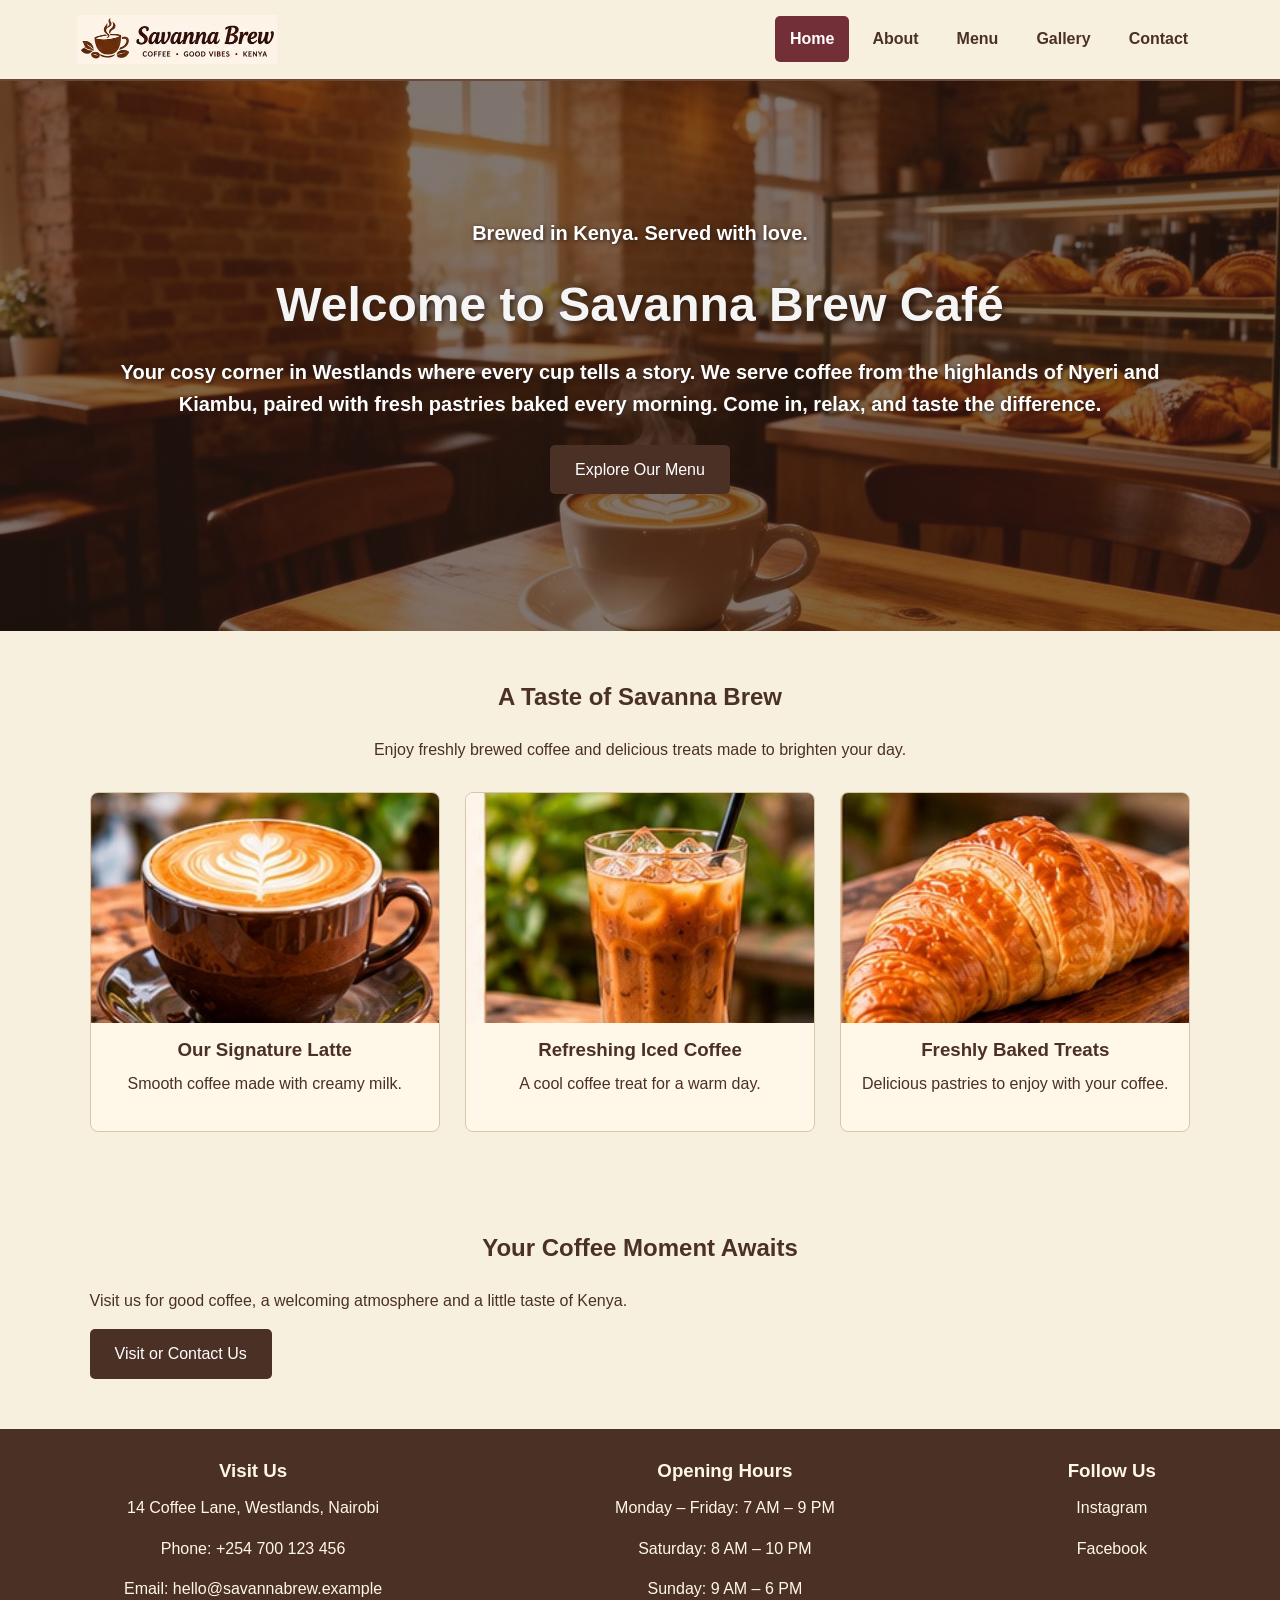
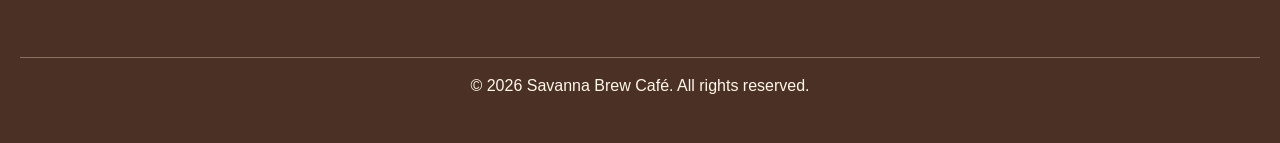
<file: index.html>
<!DOCTYPE html>
<html lang="en">
<head>
    <meta charset="UTF-8">
    <meta name="viewport" content="width=device-width, initial-scale=1.0">
    <title>Home | Savanna Brew Café</title>
    <link rel="stylesheet" href="css/style.css">
</head>
<body>

    <!-- Header and Navigation -->
    <header class="site-header">
        <a href="index.html" class="logo">
            <img src="savanna-brew-logo.png"
                 alt="Savanna Brew Café logo">
        </a>

        <nav class="main-nav">
            <a href="index.html" class="active">Home</a>
            <a href="about.html">About</a>
            <a href="menu.html">Menu</a>
            <a href="gallery.html">Gallery</a>
            <a href="contact.html">Contact</a>
        </nav>
    </header>

    <!-- Home Hero Section -->
    <main>
        <section class="hero">
            <div class="hero-content">
                <p class="tagline">Brewed in Kenya. Served with love.</p>

                <h1>Welcome to Savanna Brew Café</h1>

                <p>
                    Your cosy corner in Westlands where every cup tells a
                    story. We serve coffee from the highlands of Nyeri and
                    Kiambu, paired with fresh pastries baked every morning.
                    Come in, relax, and taste the difference.
                </p>

                <a href="menu.html" class="btn">Explore Our Menu</a>
            </div>
        </section>

        <!-- Featured Items -->
        <section class="featured-section">
            <div class="section-heading">
                <h2>A Taste of Savanna Brew</h2>
                <p>
                    Enjoy freshly brewed coffee and delicious treats
                    made to brighten your day.
                </p>
            </div>

            <div class="featured-grid">

                <article class="featured-card">
                    <img src="latte.jpg"
                         alt="A freshly prepared latte">
                    <h3>Our Signature Latte</h3>
                    <p>Smooth coffee made with creamy milk.</p>
                </article>

                <article class="featured-card">
                    <img src="iced-coffee.jpg"
                         alt="Refreshing iced coffee">
                    <h3>Refreshing Iced Coffee</h3>
                    <p>A cool coffee treat for a warm day.</p>
                </article>

                <article class="featured-card">
                    <img src="croissant.jpg"
                         alt="Freshly baked croissant">
                    <h3>Freshly Baked Treats</h3>
                    <p>Delicious pastries to enjoy with your coffee.</p>
                </article>

            </div>
        </section>

        <!-- Contact Call to Action -->
        <section class="home-cta">
            <h2>Your Coffee Moment Awaits</h2>
            <p>
                Visit us for good coffee, a welcoming atmosphere
                and a little taste of Kenya.
            </p>
            <a href="contact.html" class="btn">Visit or Contact Us</a>
        </section>
    </main>

    <!-- Footer -->
    <footer class="site-footer">
        <div class="footer-container">

            <div class="footer-column">
                <h3>Visit Us</h3>
                <p>14 Coffee Lane, Westlands, Nairobi</p>
                <p>Phone: +254 700 123 456</p>
                <p>Email: hello@savannabrew.example</p>
            </div>

            <div class="footer-column">
                <h3>Opening Hours</h3>
                <p>Monday – Friday: 7 AM – 9 PM</p>
                <p>Saturday: 8 AM – 10 PM</p>
                <p>Sunday: 9 AM – 6 PM</p>
            </div>

            <div class="footer-column">
                <h3>Follow Us</h3>
                <p>
                    <a href="https://www.instagram.com/"
                       target="_blank" rel="noopener noreferrer">
                        Instagram
                    </a>
                </p>
                <p>
                    <a href="https://www.facebook.com/"
                       target="_blank" rel="noopener noreferrer">
                        Facebook
                    </a>
                </p>
            </div>

        </div>

        <p class="copyright">
            &copy; 2026 Savanna Brew Café. All rights reserved.
        </p>
    </footer>

</body>
</html>
</file>
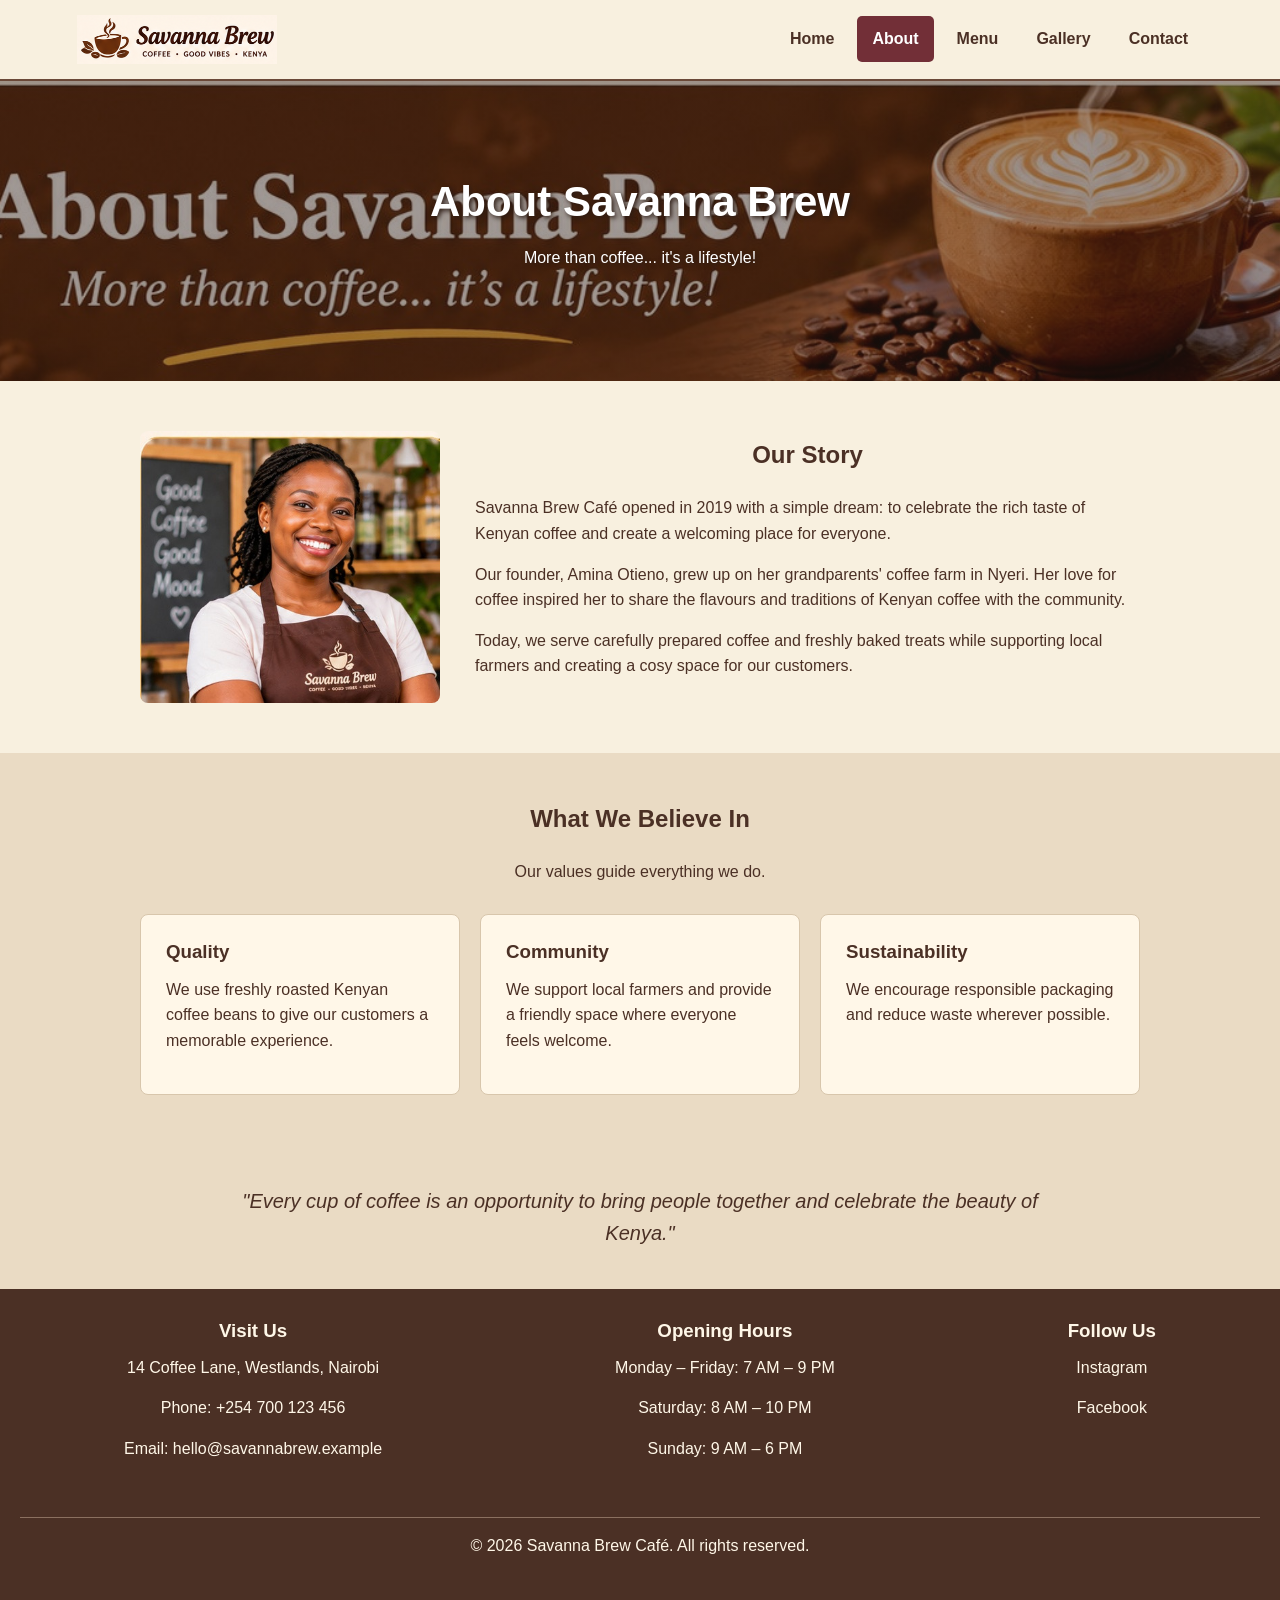
<file: about.html>
<!DOCTYPE html>
<html lang="en">
<head>
    <meta charset="UTF-8">
    <meta name="viewport" content="width=device-width, initial-scale=1.0">
    <title>About Us | Savanna Brew Café</title>
    <link rel="stylesheet" href="css/style.css">
</head>
<body>

    <!-- Header and Navigation -->
    <header class="site-header">
        <a href="index.html" class="logo">
            <img src="savanna-brew-logo.png"
                 alt="Savanna Brew Café logo">
        </a>

        <nav class="main-nav">
            <a href="index.html">Home</a>
            <a href="about.html" class="active">About</a>
            <a href="menu.html">Menu</a>
            <a href="gallery.html">Gallery</a>
            <a href="contact.html">Contact</a>
        </nav>
    </header>

    <main>
        <!-- About Banner -->
        <section class="page-banner about-banner">
            <div class="banner-content">
                <h1>About Savanna Brew</h1>
                <p>More than coffee... it's a lifestyle!</p>
            </div>
        </section>

        <!-- Our Story -->
        <section class="about-section">
            <div class="about-container">

                <img src="founder-portrait.jpg"
                     alt="Founder of Savanna Brew Café">

                <div class="about-content">
                    <h2>Our Story</h2>

                    <p>
                        Savanna Brew Café opened in 2019 with a simple
                        dream: to celebrate the rich taste of Kenyan
                        coffee and create a welcoming place for everyone.
                    </p>

                    <p>
                        Our founder, Amina Otieno, grew up on her
                        grandparents' coffee farm in Nyeri. Her love for
                        coffee inspired her to share the flavours and
                        traditions of Kenyan coffee with the community.
                    </p>

                    <p>
                        Today, we serve carefully prepared coffee and
                        freshly baked treats while supporting local
                        farmers and creating a cosy space for our customers.
                    </p>
                </div>

            </div>
        </section>

        <!-- Our Values -->
        <section class="values-section">
            <div class="section-heading">
                <h2>What We Believe In</h2>
                <p>Our values guide everything we do.</p>
            </div>

            <div class="values-grid">

                <article class="value-card">
                    <h3>Quality</h3>
                    <p>
                        We use freshly roasted Kenyan coffee beans
                        to give our customers a memorable experience.
                    </p>
                </article>

                <article class="value-card">
                    <h3>Community</h3>
                    <p>
                        We support local farmers and provide a
                        friendly space where everyone feels welcome.
                    </p>
                </article>

                <article class="value-card">
                    <h3>Sustainability</h3>
                    <p>
                        We encourage responsible packaging and
                        reduce waste wherever possible.
                    </p>
                </article>

            </div>
        </section>

        <!-- Founder Quote -->
        <section class="owner-quote">
            <blockquote>
                "Every cup of coffee is an opportunity to bring
                people together and celebrate the beauty of Kenya."
            </blockquote>
        </section>
    </main>

    <!-- Footer -->
    <footer class="site-footer">
        <div class="footer-container">

            <div class="footer-column">
                <h3>Visit Us</h3>
                <p>14 Coffee Lane, Westlands, Nairobi</p>
                <p>Phone: +254 700 123 456</p>
                <p>Email: hello@savannabrew.example</p>
            </div>

            <div class="footer-column">
                <h3>Opening Hours</h3>
                <p>Monday – Friday: 7 AM – 9 PM</p>
                <p>Saturday: 8 AM – 10 PM</p>
                <p>Sunday: 9 AM – 6 PM</p>
            </div>

            <div class="footer-column">
                <h3>Follow Us</h3>
                <p>
                    <a href="https://www.instagram.com/"
                       target="_blank" rel="noopener noreferrer">
                        Instagram
                    </a>
                </p>
                <p>
                    <a href="https://www.facebook.com/"
                       target="_blank" rel="noopener noreferrer">
                        Facebook
                    </a>
                </p>
            </div>

        </div>

        <p class="copyright">
            &copy; 2026 Savanna Brew Café. All rights reserved.
        </p>
    </footer>

</body>
</html>
</file>
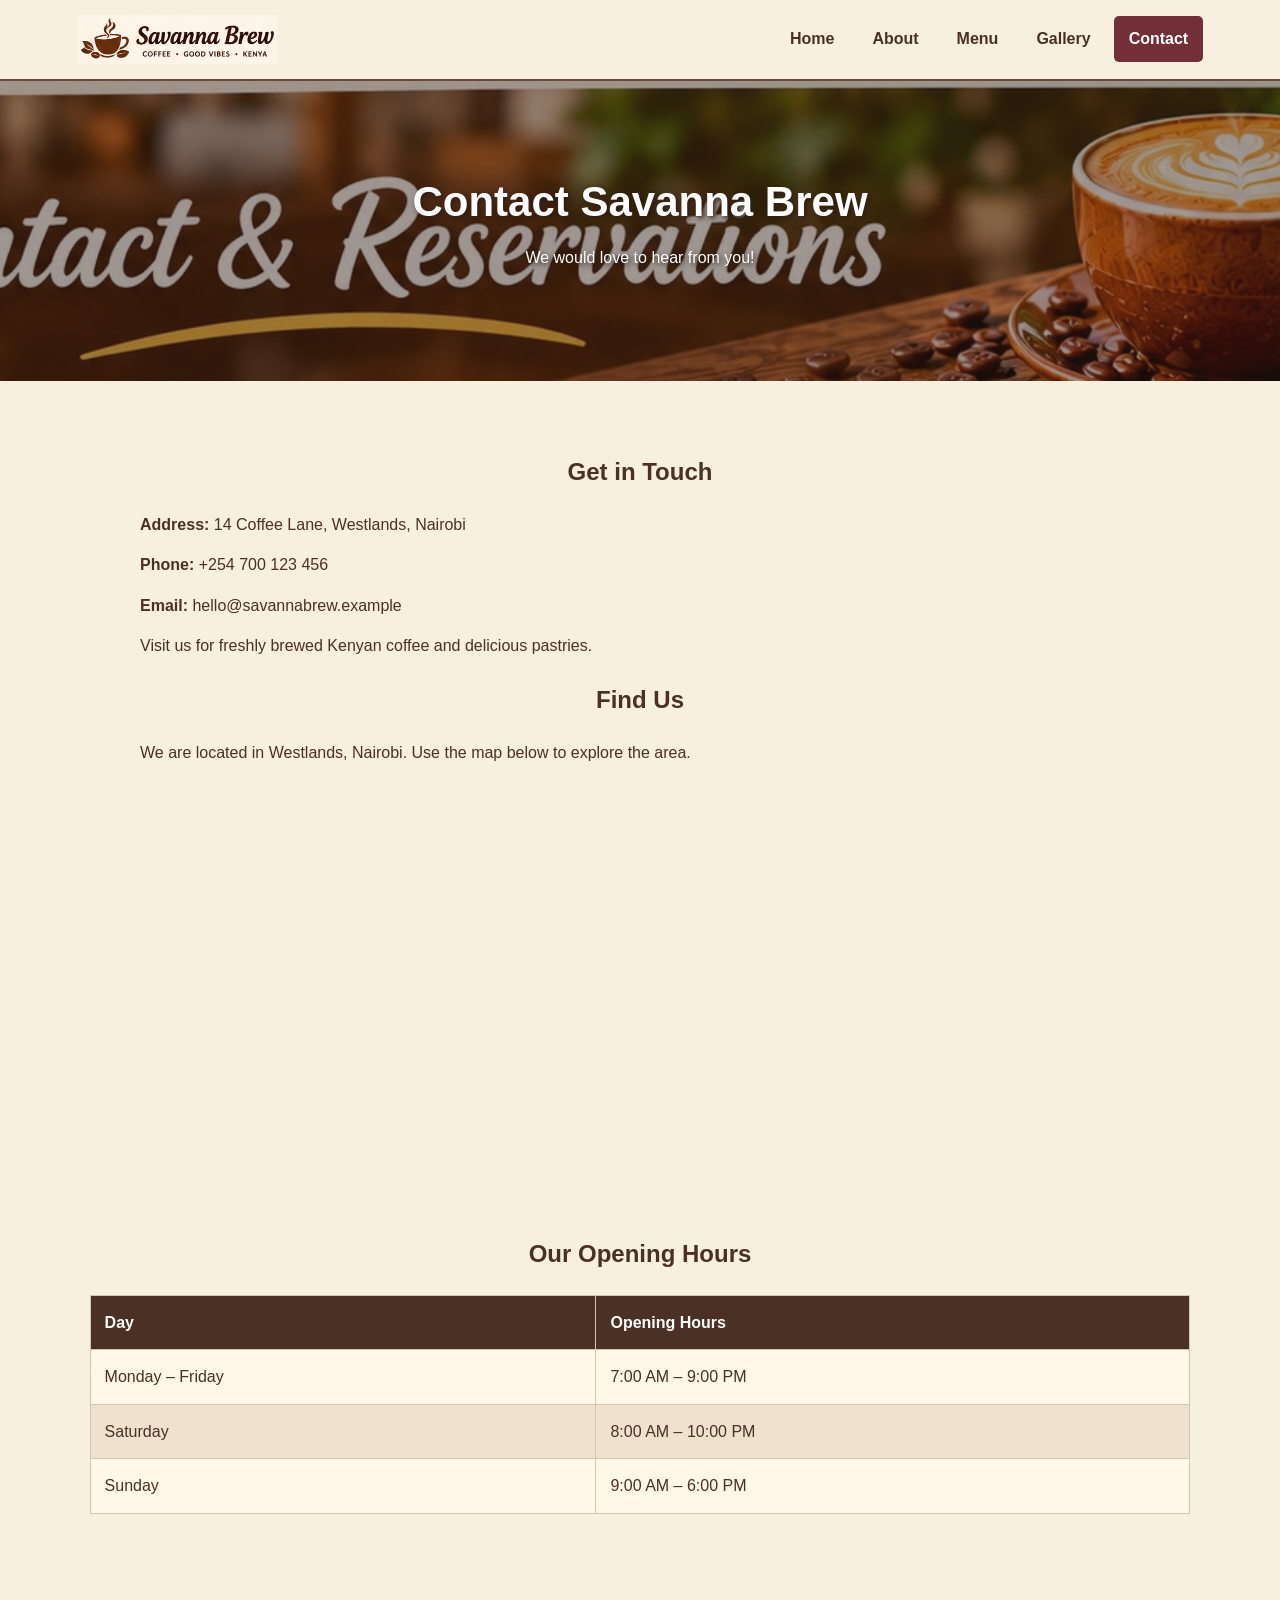
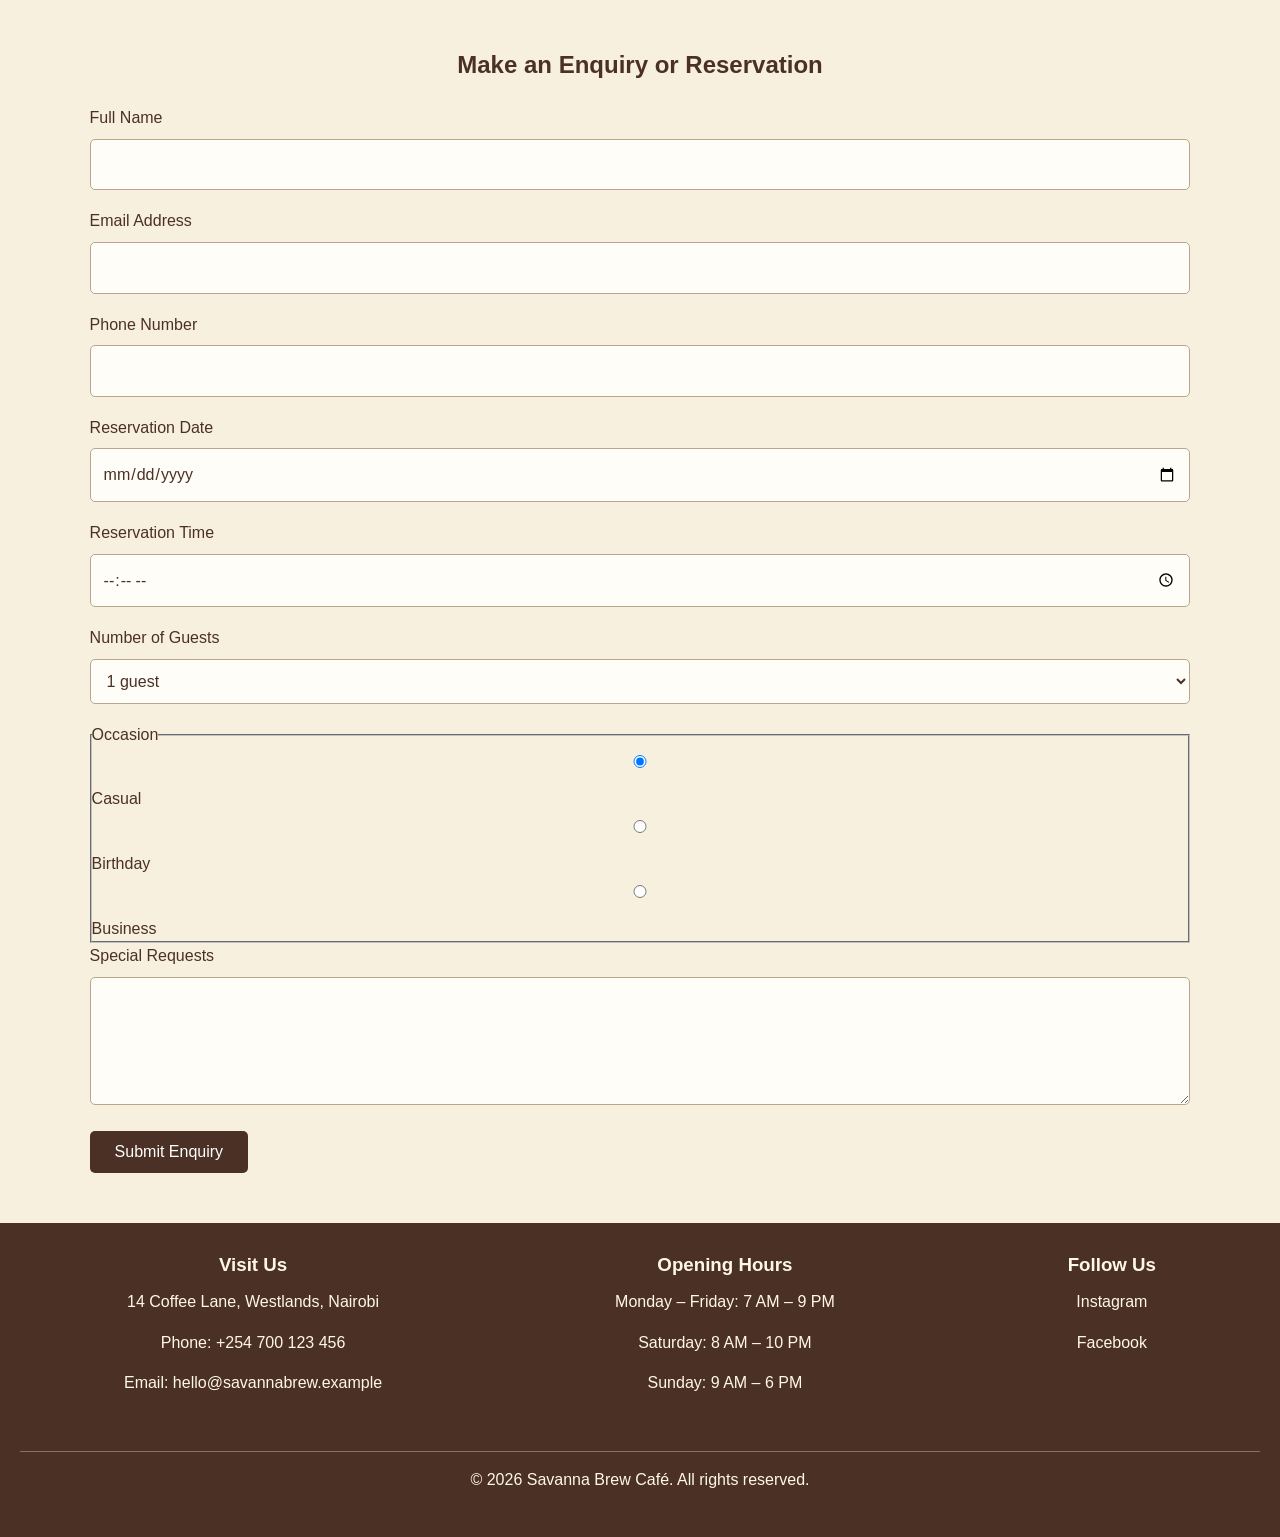
<file: contact.html>
<!DOCTYPE html>
<html lang="en">
<head>
    <meta charset="UTF-8">
    <meta name="viewport" content="width=device-width, initial-scale=1.0">
    <title>Contact Us | Savanna Brew Café</title>
    <link rel="stylesheet" href="css/style.css">
</head>
<body>

    <!-- Header and Navigation -->
    <header class="site-header">
        <a href="index.html" class="logo">
            <img src="savanna-brew-logo.png"
                 alt="Savanna Brew Café logo">
        </a>

        <nav class="main-nav">
            <a href="index.html">Home</a>
            <a href="about.html">About</a>
            <a href="menu.html">Menu</a>
            <a href="gallery.html">Gallery</a>
            <a href="contact.html" class="active">Contact</a>
        </nav>
    </header>

    <main>
        <!-- Contact Banner -->
        <section class="page-banner contact-banner">
            <div class="banner-content">
                <h1>Contact Savanna Brew</h1>
                <p>We would love to hear from you!</p>
            </div>
        </section>

        <!-- Contact Information -->
        <section class="contact-section">
            <div class="contact-container">

                <div class="contact-info">
                    <h2>Get in Touch</h2>

                    <p>
                        <strong>Address:</strong>
                        14 Coffee Lane, Westlands, Nairobi
                    </p>

                    <p>
                        <strong>Phone:</strong>
                        <a href="tel:+254700123456">
                            +254 700 123 456
                        </a>
                    </p>

                    <p>
                        <strong>Email:</strong>
                        <a href="mailto:hello@savannabrew.example">
                            hello@savannabrew.example
                        </a>
                    </p>

                    <p>
                        Visit us for freshly brewed Kenyan coffee
                        and delicious pastries.
                    </p>
                </div>

                <div class="contact-details">
                    <h2>Find Us</h2>

                    <p>
                        We are located in Westlands, Nairobi.
                        Use the map below to explore the area.
                    </p>

                    <iframe
                        src="https://www.google.com/maps?q=Westlands,Nairobi,Kenya&output=embed"
                        width="100%"
                        height="300"
                        style="border:0;"
                        loading="lazy"
                        title="Map showing Westlands, Nairobi">
                    </iframe>
                </div>

            </div>
        </section>

        <!-- Opening Hours -->
        <section class="hours-section">
            <h2>Our Opening Hours</h2>

            <div class="table-container">
                <table class="hours-table">
                    <thead>
                        <tr>
                            <th scope="col">Day</th>
                            <th scope="col">Opening Hours</th>
                        </tr>
                    </thead>

                    <tbody>
                        <tr>
                            <td>Monday – Friday</td>
                            <td>7:00 AM – 9:00 PM</td>
                        </tr>
                        <tr>
                            <td>Saturday</td>
                            <td>8:00 AM – 10:00 PM</td>
                        </tr>
                        <tr>
                            <td>Sunday</td>
                            <td>9:00 AM – 6:00 PM</td>
                        </tr>
                    </tbody>
                </table>
            </div>
        </section>

        <!-- Reservation Form -->
        <section class="reservation-form">
            <h2>Make an Enquiry or Reservation</h2>

            <form action="#" method="post">
                <label for="name">Full Name</label>
                <input type="text" id="name" name="name" required>

                <label for="email">Email Address</label>
                <input type="email" id="email" name="email" required>

                <label for="phone">Phone Number</label>
                <input type="tel" id="phone" name="phone">

                <label for="date">Reservation Date</label>
                <input type="date" id="date" name="date" required>

                <label for="time">Reservation Time</label>
                <input type="time" id="time" name="time" required>

                <label for="guests">Number of Guests</label>
                <select id="guests" name="guests">
                    <option value="1">1 guest</option>
                    <option value="2">2 guests</option>
                    <option value="3">3 guests</option>
                    <option value="4">4 guests</option>
                    <option value="5">5 guests</option>
                    <option value="6">6 guests</option>
                    <option value="7">7 guests</option>
                    <option value="8">8 guests</option>
                    <option value="9">9 guests</option>
                    <option value="10">10 guests</option>
                </select>

                <fieldset>
                    <legend>Occasion</legend>

                    <label>
                        <input type="radio" name="occasion"
                               value="casual" checked>
                        Casual
                    </label>

                    <label>
                        <input type="radio" name="occasion"
                               value="birthday">
                        Birthday
                    </label>

                    <label>
                        <input type="radio" name="occasion"
                               value="business">
                        Business
                    </label>
                </fieldset>

                <label for="requests">Special Requests</label>
                <textarea id="requests" name="requests"
                          rows="4"></textarea>

                <button type="submit" class="btn">
                    Submit Enquiry
                </button>
            </form>
        </section>
    </main>

    <!-- Footer -->
    <footer class="site-footer">
        <div class="footer-container">

            <div class="footer-column">
                <h3>Visit Us</h3>
                <p>14 Coffee Lane, Westlands, Nairobi</p>
                <p>Phone: +254 700 123 456</p>
                <p>Email: hello@savannabrew.example</p>
            </div>

            <div class="footer-column">
                <h3>Opening Hours</h3>
                <p>Monday – Friday: 7 AM – 9 PM</p>
                <p>Saturday: 8 AM – 10 PM</p>
                <p>Sunday: 9 AM – 6 PM</p>
            </div>

            <div class="footer-column">
                <h3>Follow Us</h3>
                <p>
                    <a href="https://www.instagram.com/"
                       target="_blank" rel="noopener noreferrer">
                        Instagram
                    </a>
                </p>
                <p>
                    <a href="https://www.facebook.com/"
                       target="_blank" rel="noopener noreferrer">
                        Facebook
                    </a>
                </p>
            </div>

        </div>

        <p class="copyright">
            &copy; 2026 Savanna Brew Café. All rights reserved.
        </p>
    </footer>

</body>
</html>
</file>
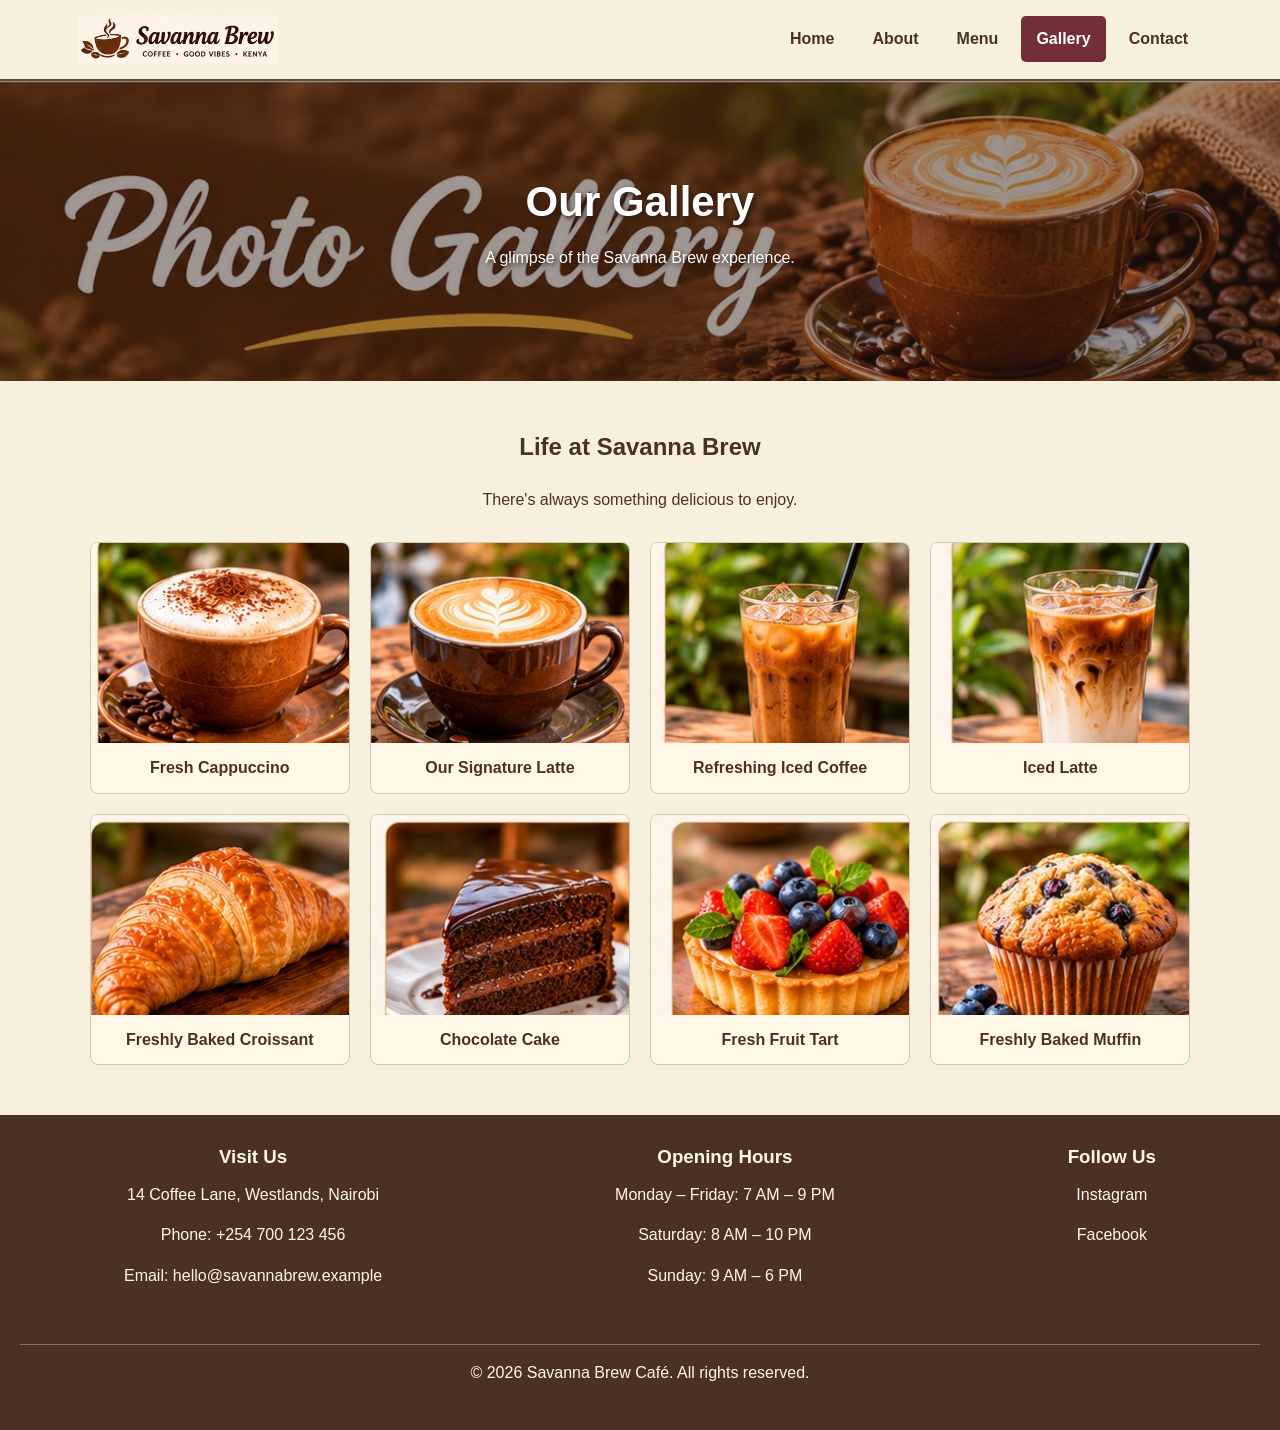
<file: gallery.html>
<!DOCTYPE html>
<html lang="en">
<head>
    <meta charset="UTF-8">
    <meta name="viewport" content="width=device-width, initial-scale=1.0">
    <title>Gallery | Savanna Brew Café</title>
    <link rel="stylesheet" href="css/style.css">
</head>
<body>

    <!-- Header and Navigation -->
    <header class="site-header">
        <a href="index.html" class="logo">
            <img src="savanna-brew-logo.png"
                 alt="Savanna Brew Café logo">
        </a>

        <nav class="main-nav">
            <a href="index.html">Home</a>
            <a href="about.html">About</a>
            <a href="menu.html">Menu</a>
            <a href="gallery.html" class="active">Gallery</a>
            <a href="contact.html">Contact</a>
        </nav>
    </header>

    <main>
        <!-- Gallery Banner -->
        <section class="page-banner gallery-banner">
            <div class="banner-content">
                <h1>Our Gallery</h1>
                <p>A glimpse of the Savanna Brew experience.</p>
            </div>
        </section>

        <!-- Gallery Photos -->
        <section class="gallery-section">
            <div class="section-heading">
                <h2>Life at Savanna Brew</h2>
                <p>There's always something delicious to enjoy.</p>
            </div>

            <div class="gallery-grid">

                <figure class="gallery-item">
                    <img src="cappuccino.jpg"
                         alt="A cup of cappuccino">
                    <figcaption>Fresh Cappuccino</figcaption>
                </figure>

                <figure class="gallery-item">
                    <img src="latte.jpg"
                         alt="A freshly prepared latte">
                    <figcaption>Our Signature Latte</figcaption>
                </figure>

                <figure class="gallery-item">
                    <img src="iced-coffee.jpg"
                         alt="A refreshing iced coffee">
                    <figcaption>Refreshing Iced Coffee</figcaption>
                </figure>

                <figure class="gallery-item">
                    <img src="iced-latte.jpg"
                         alt="A glass of iced latte">
                    <figcaption>Iced Latte</figcaption>
                </figure>

                <figure class="gallery-item">
                    <img src="croissant.jpg"
                         alt="A freshly baked croissant">
                    <figcaption>Freshly Baked Croissant</figcaption>
                </figure>

                <figure class="gallery-item">
                    <img src="chocolate-cake.jpg"
                         alt="A slice of chocolate cake">
                    <figcaption>Chocolate Cake</figcaption>
                </figure>

                <figure class="gallery-item">
                    <img src="fruit-tart.jpg"
                         alt="A colourful fruit tart">
                    <figcaption>Fresh Fruit Tart</figcaption>
                </figure>

                <figure class="gallery-item">
                    <img src="muffin.jpg"
                         alt="A freshly baked muffin">
                    <figcaption>Freshly Baked Muffin</figcaption>
                </figure>

            </div>
        </section>
    </main>

    <!-- Footer -->
    <footer class="site-footer">
        <div class="footer-container">

            <div class="footer-column">
                <h3>Visit Us</h3>
                <p>14 Coffee Lane, Westlands, Nairobi</p>
                <p>Phone: +254 700 123 456</p>
                <p>Email: hello@savannabrew.example</p>
            </div>

            <div class="footer-column">
                <h3>Opening Hours</h3>
                <p>Monday – Friday: 7 AM – 9 PM</p>
                <p>Saturday: 8 AM – 10 PM</p>
                <p>Sunday: 9 AM – 6 PM</p>
            </div>

            <div class="footer-column">
                <h3>Follow Us</h3>
                <p>
                    <a href="https://www.instagram.com/"
                       target="_blank" rel="noopener noreferrer">
                        Instagram
                    </a>
                </p>
                <p>
                    <a href="https://www.facebook.com/"
                       target="_blank" rel="noopener noreferrer">
                        Facebook
                    </a>
                </p>
            </div>

        </div>

        <p class="copyright">
            &copy; 2026 Savanna Brew Café. All rights reserved.
        </p>
    </footer>

</body>
</html>
</file>
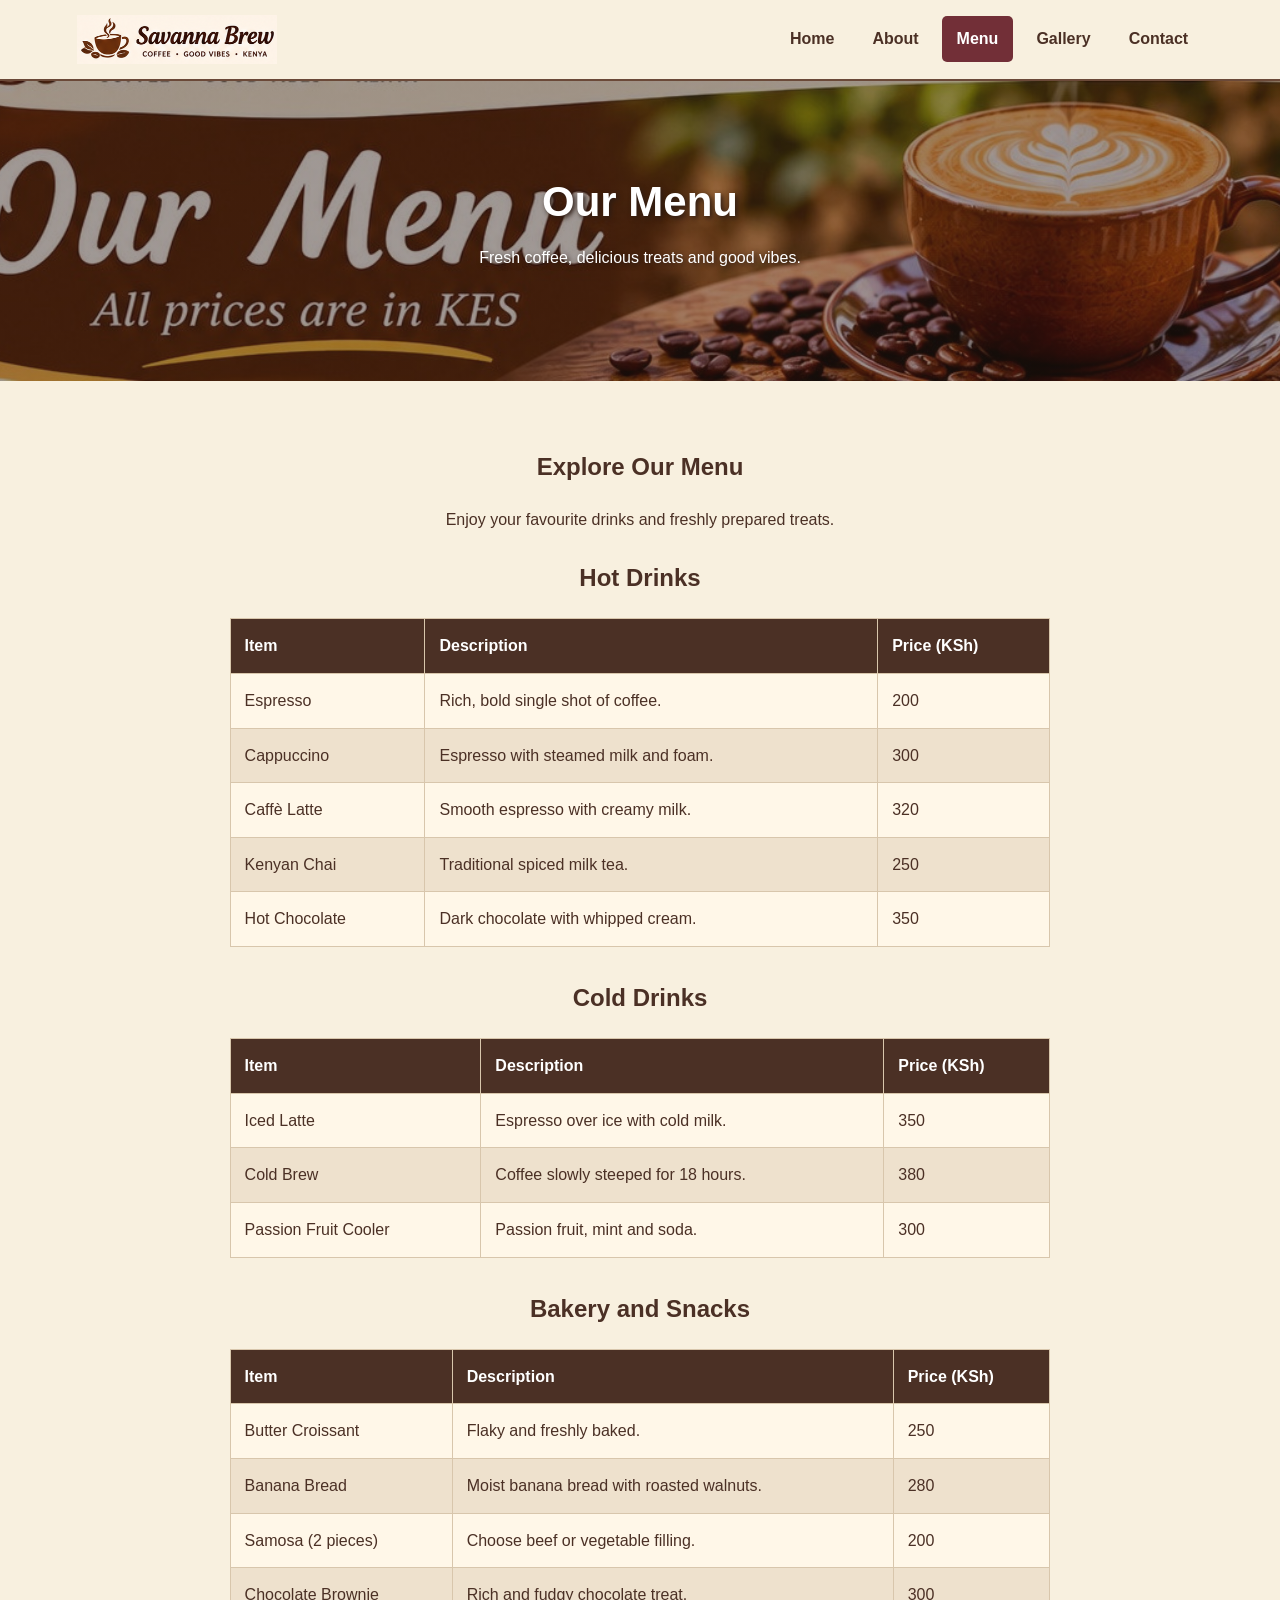
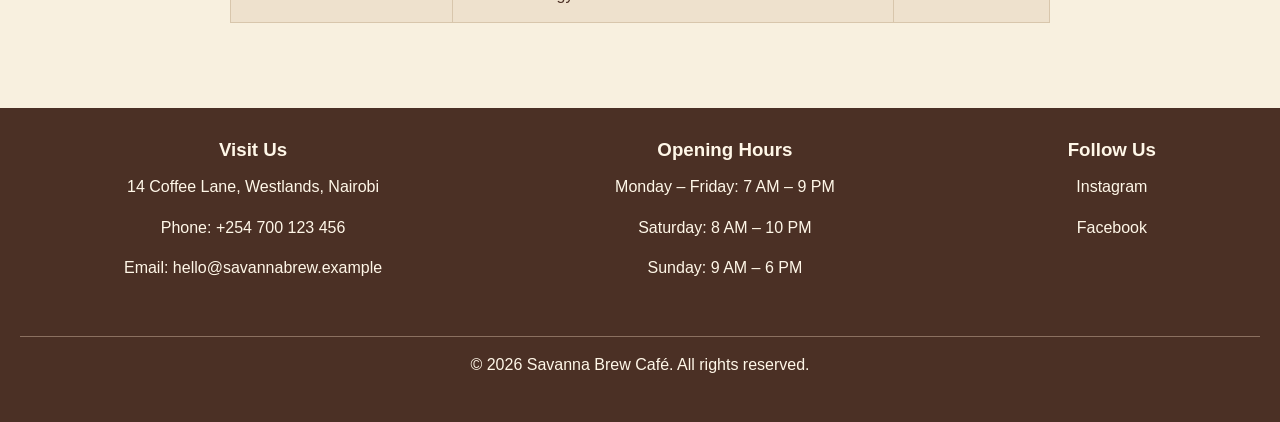
<file: menu.html>
<!DOCTYPE html>
<html lang="en">
<head>
    <meta charset="UTF-8">
    <meta name="viewport" content="width=device-width, initial-scale=1.0">
    <title>Menu | Savanna Brew Café</title>
    <link rel="stylesheet" href="css/style.css">
</head>
<body>

    <!-- Header and Navigation -->
    <header class="site-header">
        <a href="index.html" class="logo">
            <img src="savanna-brew-logo.png"
                 alt="Savanna Brew Café logo">
        </a>

        <nav class="main-nav">
            <a href="index.html">Home</a>
            <a href="about.html">About</a>
            <a href="menu.html" class="active">Menu</a>
            <a href="gallery.html">Gallery</a>
            <a href="contact.html">Contact</a>
        </nav>
    </header>

    <main>
        <!-- Menu Banner -->
        <section class="page-banner menu-banner">
            <div class="banner-content">
                <h1>Our Menu</h1>
                <p>Fresh coffee, delicious treats and good vibes.</p>
            </div>
        </section>

        <section class="menu-section">
            <div class="section-heading">
                <h2>Explore Our Menu</h2>
                <p>Enjoy your favourite drinks and freshly prepared treats.</p>
            </div>

            <!-- Hot Drinks -->
            <div class="menu-category">
                <h2>Hot Drinks</h2>

                <div class="table-container">
                    <table class="menu-table">
                        <thead>
                            <tr>
                                <th scope="col">Item</th>
                                <th scope="col">Description</th>
                                <th scope="col">Price (KSh)</th>
                            </tr>
                        </thead>
                        <tbody>
                            <tr>
                                <td>Espresso</td>
                                <td>Rich, bold single shot of coffee.</td>
                                <td>200</td>
                            </tr>
                            <tr>
                                <td>Cappuccino</td>
                                <td>Espresso with steamed milk and foam.</td>
                                <td>300</td>
                            </tr>
                            <tr>
                                <td>Caffè Latte</td>
                                <td>Smooth espresso with creamy milk.</td>
                                <td>320</td>
                            </tr>
                            <tr>
                                <td>Kenyan Chai</td>
                                <td>Traditional spiced milk tea.</td>
                                <td>250</td>
                            </tr>
                            <tr>
                                <td>Hot Chocolate</td>
                                <td>Dark chocolate with whipped cream.</td>
                                <td>350</td>
                            </tr>
                        </tbody>
                    </table>
                </div>
            </div>

            <!-- Cold Drinks -->
            <div class="menu-category">
                <h2>Cold Drinks</h2>

                <div class="table-container">
                    <table class="menu-table">
                        <thead>
                            <tr>
                                <th scope="col">Item</th>
                                <th scope="col">Description</th>
                                <th scope="col">Price (KSh)</th>
                            </tr>
                        </thead>
                        <tbody>
                            <tr>
                                <td>Iced Latte</td>
                                <td>Espresso over ice with cold milk.</td>
                                <td>350</td>
                            </tr>
                            <tr>
                                <td>Cold Brew</td>
                                <td>Coffee slowly steeped for 18 hours.</td>
                                <td>380</td>
                            </tr>
                            <tr>
                                <td>Passion Fruit Cooler</td>
                                <td>Passion fruit, mint and soda.</td>
                                <td>300</td>
                            </tr>
                        </tbody>
                    </table>
                </div>
            </div>

            <!-- Bakery and Snacks -->
            <div class="menu-category">
                <h2>Bakery and Snacks</h2>

                <div class="table-container">
                    <table class="menu-table">
                        <thead>
                            <tr>
                                <th scope="col">Item</th>
                                <th scope="col">Description</th>
                                <th scope="col">Price (KSh)</th>
                            </tr>
                        </thead>
                        <tbody>
                            <tr>
                                <td>Butter Croissant</td>
                                <td>Flaky and freshly baked.</td>
                                <td>250</td>
                            </tr>
                            <tr>
                                <td>Banana Bread</td>
                                <td>Moist banana bread with roasted walnuts.</td>
                                <td>280</td>
                            </tr>
                            <tr>
                                <td>Samosa (2 pieces)</td>
                                <td>Choose beef or vegetable filling.</td>
                                <td>200</td>
                            </tr>
                            <tr>
                                <td>Chocolate Brownie</td>
                                <td>Rich and fudgy chocolate treat.</td>
                                <td>300</td>
                            </tr>
                        </tbody>
                    </table>
                </div>
            </div>
        </section>
    </main>

    <!-- Footer -->
    <footer class="site-footer">
        <div class="footer-container">

            <div class="footer-column">
                <h3>Visit Us</h3>
                <p>14 Coffee Lane, Westlands, Nairobi</p>
                <p>Phone: +254 700 123 456</p>
                <p>Email: hello@savannabrew.example</p>
            </div>

            <div class="footer-column">
                <h3>Opening Hours</h3>
                <p>Monday – Friday: 7 AM – 9 PM</p>
                <p>Saturday: 8 AM – 10 PM</p>
                <p>Sunday: 9 AM – 6 PM</p>
            </div>

            <div class="footer-column">
                <h3>Follow Us</h3>
                <p>
                    <a href="https://www.instagram.com/"
                       target="_blank" rel="noopener noreferrer">
                        Instagram
                    </a>
                </p>
                <p>
                    <a href="https://www.facebook.com/"
                       target="_blank" rel="noopener noreferrer">
                        Facebook
                    </a>
                </p>
            </div>

        </div>

        <p class="copyright">
            &copy; 2026 Savanna Brew Café. All rights reserved.
        </p>
    </footer>

</body>
</html>
</file>
<file: css/style.css>
/* =================================
   SAVANNA BREW CAFE WEBSITE
   Colours: Cream, Brown and Burgundy
   ================================= */

* {
    margin: 0;
    padding: 0;
    box-sizing: border-box;
}

body {
    font-family: Arial, sans-serif;
    background-color: #F8F0DF;
    color: #4B3025;
    line-height: 1.6;
}

img {
    max-width: 100%;
    display: block;
}

a {
    color: #4B3025;
    text-decoration: none;
}

h1, h2, h3 {
    color: #4B3025;
    line-height: 1.3;
}

h2 {
    text-align: center;
    margin-bottom: 25px;
}

p {
    margin-bottom: 15px;
}

/* HEADER AND NAVIGATION */

.site-header {
    background-color: #F8F0DF;
    display: flex;
    justify-content: space-between;
    align-items: center;
    padding: 15px 6%;
    gap: 20px;
    flex-wrap: wrap;
    border-bottom: 2px solid #6B4938;
}

.logo img {
    width: 200px;
    height: auto;
}

.main-nav {
    display: flex;
    align-items: center;
    justify-content: center;
    gap: 8px;
    flex-wrap: wrap;
}

.main-nav a {
    color: #4B3025;
    font-weight: bold;
    padding: 10px 15px;
    border-radius: 5px;
    transition: 0.3s;
}

.main-nav a:hover,
.main-nav a.active {
    background-color: #722F37;
    color: #FFFFFF;
}

/* HOMEPAGE HERO */

.hero {
    min-height: 550px;
    background:
        linear-gradient(
            rgba(45, 28, 20, 0.60),
            rgba(45, 28, 20, 0.60)
        ),
        url("../hero.jpeg") center center / cover no-repeat;

    display: flex;
    align-items: center;
    justify-content: center;
    text-align: center;
    padding: 40px 20px;
    color: #FFFFFF;
}

.hero-content {
    max-width: 1100px;
    margin: auto;
}

.hero h1 {
    color: #F5F5F5;
    font-size: 48px;
    font-weight: bold;
    margin-bottom: 20px;
    text-shadow: 2px 2px 6px #2D1C14;
}

.hero p {
    color: #FFFFFF;
    font-size: 20px;
    font-weight: bold;
    text-shadow: 1px 1px 4px #2D1C14;
    margin-bottom: 25px;
}

/* BUTTONS */

.btn,
button {
    display: inline-block;
    background-color: #4B3025;
    color: #FFFFFF;
    padding: 12px 25px;
    border: none;
    border-radius: 5px;
    font-size: 16px;
    cursor: pointer;
    transition: 0.3s;
}

.btn:hover,
button:hover,
.btn:focus,
button:focus {
    background-color: #722F37;
    color: #FFFFFF;
}

/* GENERAL SECTIONS */

section {
    padding: 50px 7%;
}

.intro,
.about-section,
.featured-section,
.menu-section,
.contact-section,
.gallery-section {
    background-color: #F8F0DF;
}

/* PAGE BANNERS */

.page-banner {
    min-height: 300px;
    display: flex;
    flex-direction: column;
    align-items: center;
    justify-content: center;
    text-align: center;
    padding: 40px 20px;
    background-position: center;
    background-size: cover;
    background-repeat: no-repeat;
    color: #FFFFFF;
}

.page-banner h1,
.page-banner p {
    color: #FFFFFF;
    text-shadow: 2px 2px 5px #2D1C14;
}

.page-banner h1 {
    font-size: 42px;
    margin-bottom: 15px;
}

.banner-content {
    max-width: 850px;
}

.about-banner {
    background-image:
        linear-gradient(
            rgba(45, 28, 20, 0.45),
            rgba(45, 28, 20, 0.45)
        ),
        url("../about-coffee-banner.jpg");
}

.contact-banner {
    background-image:
        linear-gradient(
            rgba(45, 28, 20, 0.45),
            rgba(45, 28, 20, 0.45)
        ),
        url("../contact-coffee-banner.jpg");
}

.gallery-banner {
    background-image:
        linear-gradient(
            rgba(45, 28, 20, 0.45),
            rgba(45, 28, 20, 0.45)
        ),
        url("../gallery-coffee-banner.jpg");
}

.menu-banner {
    background-image:
        linear-gradient(
            rgba(45, 28, 20, 0.45),
            rgba(45, 28, 20, 0.45)
        ),
        url("../menu-coffee-banner.jpg");
}

/* HOMEPAGE FEATURED PRODUCTS */

.featured-grid {
    display: grid;
    grid-template-columns: repeat(3, 1fr);
    gap: 25px;
}

.featured-card {
    background-color: #FFF7E8;
    border: 1px solid #D8C6AC;
    border-radius: 8px;
    overflow: hidden;
    text-align: center;
    padding-bottom: 20px;
}

.featured-card img {
    width: 100%;
    height: 230px;
    object-fit: cover;
}

.featured-card h3 {
    margin: 15px 10px 8px;
}

.featured-card p {
    padding: 0 15px;
}

/* ABOUT PAGE */

.about-container {
    max-width: 1000px;
    margin: auto;
    display: flex;
    align-items: center;
    gap: 35px;
}

.about-container > img {
    width: 300px;
    min-width: 250px;
    height: auto;
    object-fit: cover;
    border-radius: 8px;
}

.about-content {
    flex: 1;
}

.section-heading {
    text-align: center;
    margin-bottom: 30px;
}

.values-section {
    background-color: #EADBC4;
}

.values-grid {
    display: grid;
    grid-template-columns: repeat(3, 1fr);
    gap: 20px;
    max-width: 1000px;
    margin: auto;
}

.value-card {
    background-color: #FFF7E8;
    padding: 25px;
    border: 1px solid #D8C6AC;
    border-radius: 8px;
}

.value-card h3 {
    margin-bottom: 12px;
}

.owner-quote {
    background-color: #EADBC4;
    text-align: center;
    font-style: italic;
    padding: 40px 20px;
}

.owner-quote blockquote {
    max-width: 800px;
    margin: auto;
    font-size: 20px;
}

/* MENU TABLES */

.menu-section {
    max-width: 1000px;
    margin: auto;
}

.menu-section h2 {
    margin-top: 20px;
}

table {
    width: 100%;
    border-collapse: collapse;
    margin: 20px 0 35px;
    background-color: #FFF7E8;
}

th, td {
    padding: 14px;
    border: 1px solid #D8C6AC;
    text-align: left;
}

th {
    background-color: #4B3025;
    color: #FFFFFF;
}

tr:nth-child(even) {
    background-color: #EEE1CD;
}

/* GALLERY */

.gallery-grid {
    display: grid;
    grid-template-columns: repeat(4, 1fr);
    gap: 20px;
}

.gallery-item {
    background-color: #FFF7E8;
    border: 1px solid #D8C6AC;
    border-radius: 8px;
    overflow: hidden;
    text-align: center;
}

.gallery-item img {
    width: 100%;
    height: 200px;
    object-fit: cover;
}

.gallery-item figcaption {
    padding: 12px;
    font-weight: bold;
    color: #4B3025;
}

/* CONTACT PAGE */

.contact-container {
    max-width: 1000px;
    margin: auto;
}

.contact-container h2 {
    margin-top: 25px;
}

.contact-container form {
    max-width: 650px;
    margin: 25px auto;
    padding: 25px;
    background-color: #FFF7E8;
    border: 1px solid #D8C6AC;
    border-radius: 8px;
}

input,
textarea,
select {
    width: 100%;
    padding: 12px;
    margin: 8px 0 18px;
    border: 1px solid #BBA58C;
    border-radius: 5px;
    background-color: #FFFDF7;
    color: #4B3025;
    font: inherit;
}

input:focus,
textarea:focus,
select:focus {
    outline: 2px solid #722F37;
    border-color: #722F37;
}

iframe {
    width: 100%;
    min-height: 350px;
    border: 0;
    border-radius: 8px;
}

/* FOOTER */

.site-footer,
footer {
    background-color: #4B3025;
    color: #FFF7E8;
    text-align: center;
    padding: 30px 20px;
}

.site-footer h3,
footer h3 {
    color: #FFF7E8;
    margin-bottom: 12px;
}

.site-footer a,
footer a {
    color: #FFF7E8;
}

.site-footer a:hover,
footer a:hover {
    color: #EADBC4;
    text-decoration: underline;
}

.footer-container {
    display: flex;
    justify-content: space-around;
    gap: 25px;
    flex-wrap: wrap;
}

.footer-column {
    margin-bottom: 15px;
}

.copyright {
    margin-top: 25px;
    border-top: 1px solid #8B7060;
    padding-top: 15px;
}

/* MOBILE AND TABLET LAYOUT */

@media (max-width: 800px) {
    .site-header {
        flex-direction: column;
        padding: 20px;
    }

    .main-nav {
        justify-content: center;
    }

    .featured-grid {
        grid-template-columns: repeat(2, 1fr);
    }

    .gallery-grid {
        grid-template-columns: repeat(2, 1fr);
    }

    .values-grid {
        grid-template-columns: 1fr;
    }

    .hero h1 {
        font-size: 38px;
    }
}

@media (max-width: 600px) {
    .about-container {
        flex-direction: column;
    }

    .about-container > img {
        width: 100%;
        max-width: 300px;
    }

    .featured-grid,
    .gallery-grid {
        grid-template-columns: 1fr;
    }

    .footer-container {
        flex-direction: column;
    }

    .hero {
        min-height: 420px;
    }

    .hero h1,
    .page-banner h1 {
        font-size: 30px;
    }

    .hero p {
        font-size: 17px;
    }

    section {
        padding: 35px 5%;
    }

    th, td {
        padding: 9px;
        font-size: 14px;
    }
}
</file>
